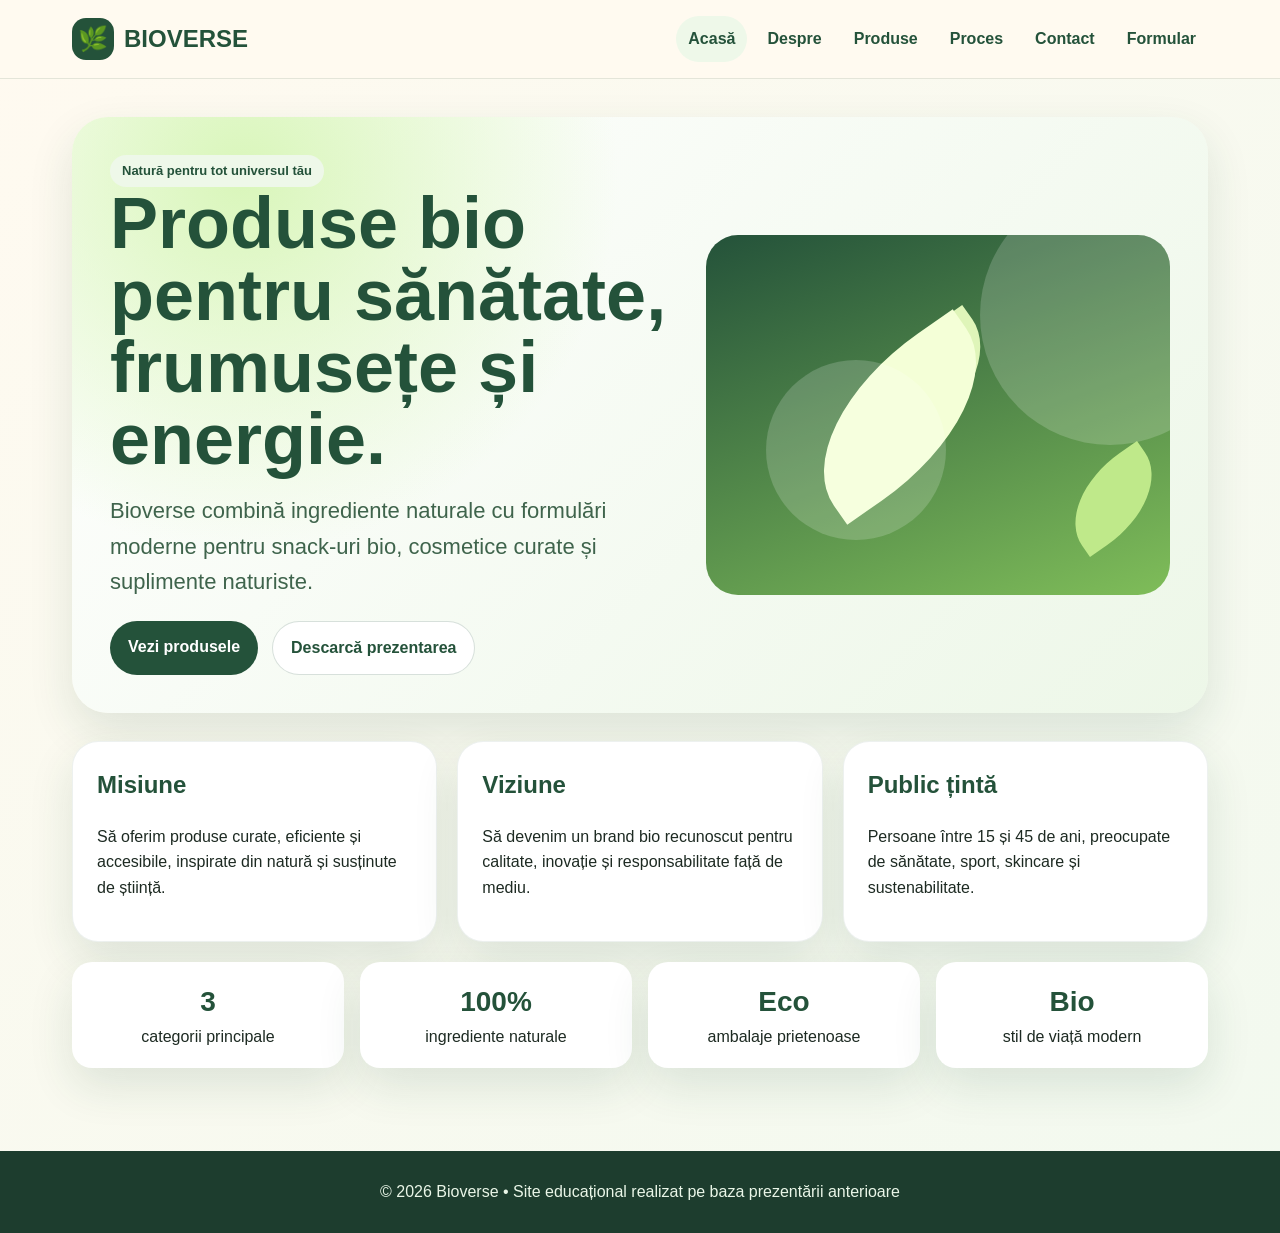
<file: index.html>
<!DOCTYPE html>
<html lang="ro">
<head>
    <meta charset="UTF-8">
    <meta name="viewport" content="width=device-width, initial-scale=1.0">
    <title>Bioverse | Acasă</title>
    <link rel="stylesheet" href="style.css">
</head>
<body>
    <header class="topbar">
        <nav class="nav">
            <a class="brand" href="index.html"><span>🌿</span>BIOVERSE</a>

            <div class="links">
                <a href="index.html">Acasă</a>
                <a href="despre.html">Despre</a>
                <a href="produse.html">Produse</a>
                <a href="proces.html">Proces</a>
                <a href="contact.html">Contact</a>
                <a href="formular.html">Formular</a>
            </div>
        </nav>
    </header>

    <main>
        <section class="hero">
            <div>
                <span class="badge">Natură pentru tot universul tău</span>
                <h1>Produse bio pentru sănătate, frumusețe și energie.</h1>
                <p class="subtitle">
                    Bioverse combină ingrediente naturale cu formulări moderne
                    pentru snack-uri bio, cosmetice curate și suplimente naturiste.
                </p>

                <div class="actions">
                    <a class="btn" href="produse.html">Vezi produsele</a>
                    <a class="btn secondary" href="BIODIVERSE.pptx">Descarcă prezentarea</a>
                </div>
            </div>

            <div class="hero-art">
                <div class="leaf one"></div>
                <div class="leaf two"></div>
                <div class="leaf three"></div>
            </div>
        </section>

        <section class="grid">
            <article class="card">
                <h2>Misiune</h2>
                <p>
                    Să oferim produse curate, eficiente și accesibile,
                    inspirate din natură și susținute de știință.
                </p>
            </article>

            <article class="card">
                <h2>Viziune</h2>
                <p>
                    Să devenim un brand bio recunoscut pentru calitate,
                    inovație și responsabilitate față de mediu.
                </p>
            </article>

            <article class="card">
                <h2>Public țintă</h2>
                <p>
                    Persoane între 15 și 45 de ani, preocupate de sănătate,
                    sport, skincare și sustenabilitate.
                </p>
            </article>
        </section>

        <section class="kpis">
            <div class="kpi">
                <strong>3</strong>
                categorii principale
            </div>

            <div class="kpi">
                <strong>100%</strong>
                ingrediente naturale
            </div>

            <div class="kpi">
                <strong>Eco</strong>
                ambalaje prietenoase
            </div>

            <div class="kpi">
                <strong>Bio</strong>
                stil de viață modern
            </div>
        </section>
    </main>

    <footer class="footer">
        © 2026 Bioverse • Site educațional realizat pe baza prezentării anterioare
    </footer>

    <script src="script.js"></script>
</body>
</html>
</file>
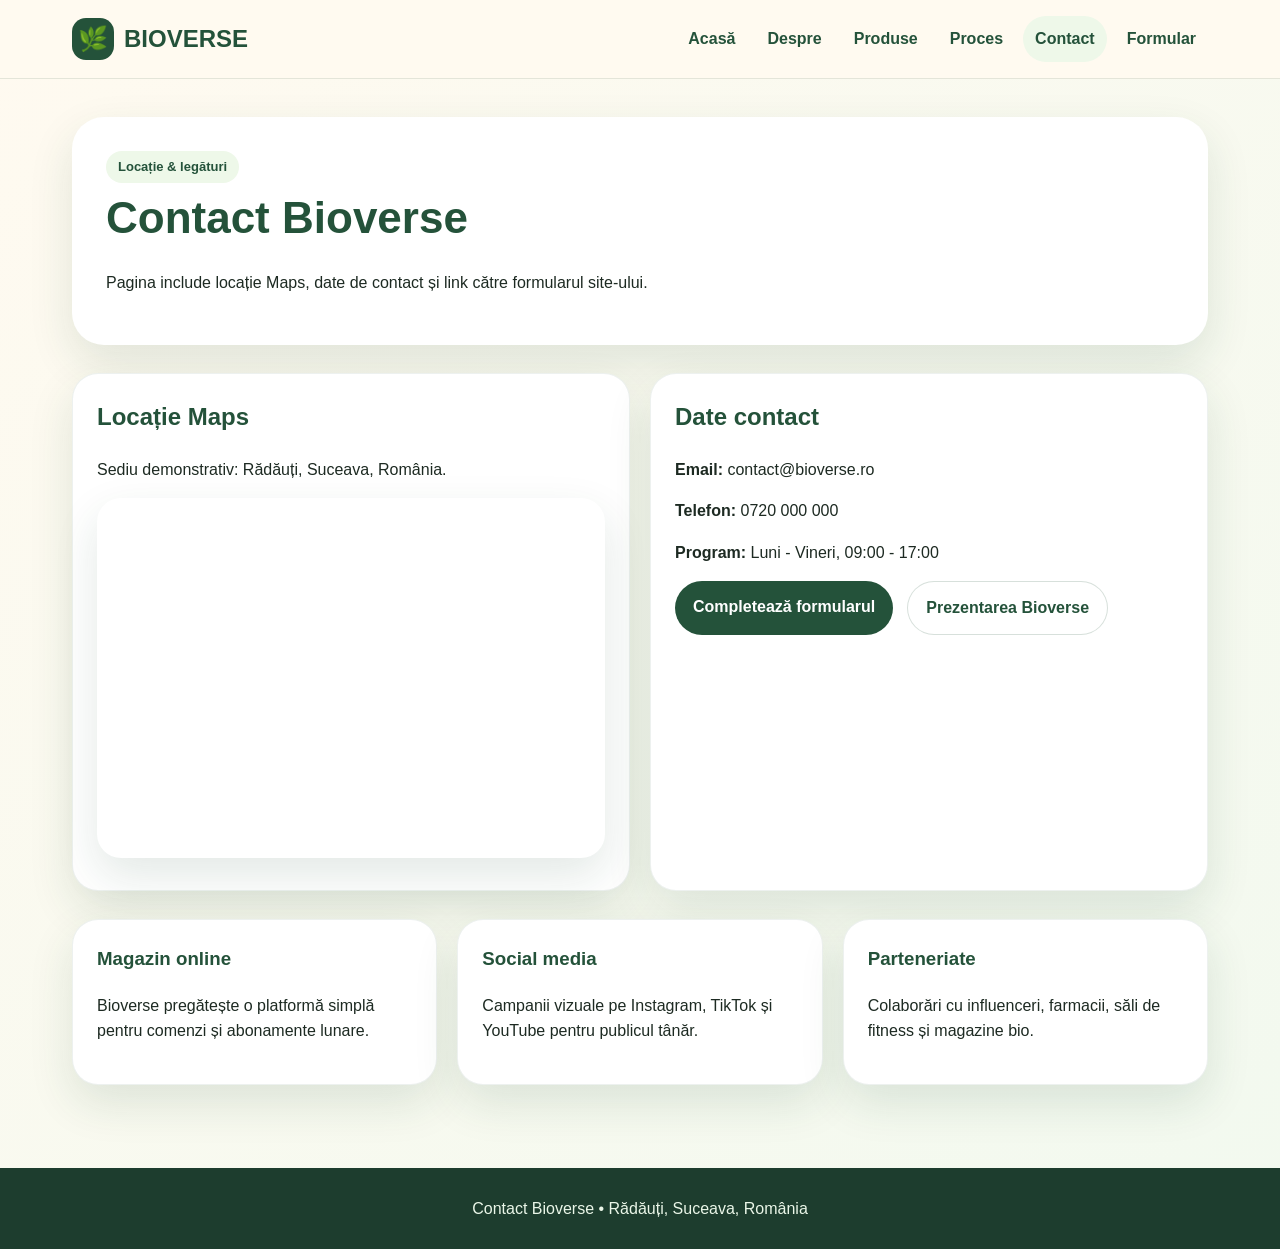
<file: contact.html>
<!DOCTYPE html>
<html lang="ro">
<head>
    <meta charset="UTF-8">
    <meta name="viewport" content="width=device-width, initial-scale=1.0">
    <title>Bioverse | Contact</title>
    <link rel="stylesheet" href="style.css">
</head>
<body>
    <header class="topbar">
        <nav class="nav">
            <a class="brand" href="index.html"><span>🌿</span>BIOVERSE</a>

            <div class="links">
                <a href="index.html">Acasă</a>
                <a href="despre.html">Despre</a>
                <a href="produse.html">Produse</a>
                <a href="proces.html">Proces</a>
                <a href="contact.html">Contact</a>
                <a href="formular.html">Formular</a>
            </div>
        </nav>
    </header>

    <main>
        <section class="page-title">
            <span class="badge">Locație & legături</span>
            <h1>Contact Bioverse</h1>
            <p>
                Pagina include locație Maps, date de contact și link către formularul site-ului.
            </p>
        </section>

        <section class="grid two">
            <article class="card">
                <h2>Locație Maps</h2>
                <p>Sediu demonstrativ: Rădăuți, Suceava, România.</p>

                <iframe
                    class="map"
                    src="https://www.google.com/maps?q=Radauti%2C%20Suceava%2C%20Romania&output=embed"
                    loading="lazy">
                </iframe>
            </article>

            <article class="card">
                <h2>Date contact</h2>
                <p><strong>Email:</strong> contact@bioverse.ro</p>
                <p><strong>Telefon:</strong> 0720 000 000</p>
                <p><strong>Program:</strong> Luni - Vineri, 09:00 - 17:00</p>

                <div class="actions">
                    <a class="btn" href="formular.html">Completează formularul</a>
                    <a class="btn secondary" href="BIODIVERSE.pptx">Prezentarea Bioverse</a>
                </div>
            </article>
        </section>

        <section class="grid">
            <article class="card">
                <h3>Magazin online</h3>
                <p>Bioverse pregătește o platformă simplă pentru comenzi și abonamente lunare.</p>
            </article>

            <article class="card">
                <h3>Social media</h3>
                <p>Campanii vizuale pe Instagram, TikTok și YouTube pentru publicul tânăr.</p>
            </article>

            <article class="card">
                <h3>Parteneriate</h3>
                <p>Colaborări cu influenceri, farmacii, săli de fitness și magazine bio.</p>
            </article>
        </section>
    </main>

    <footer class="footer">
        Contact Bioverse • Rădăuți, Suceava, România
    </footer>

    <script src="script.js"></script>
</body>
</html>
</file>
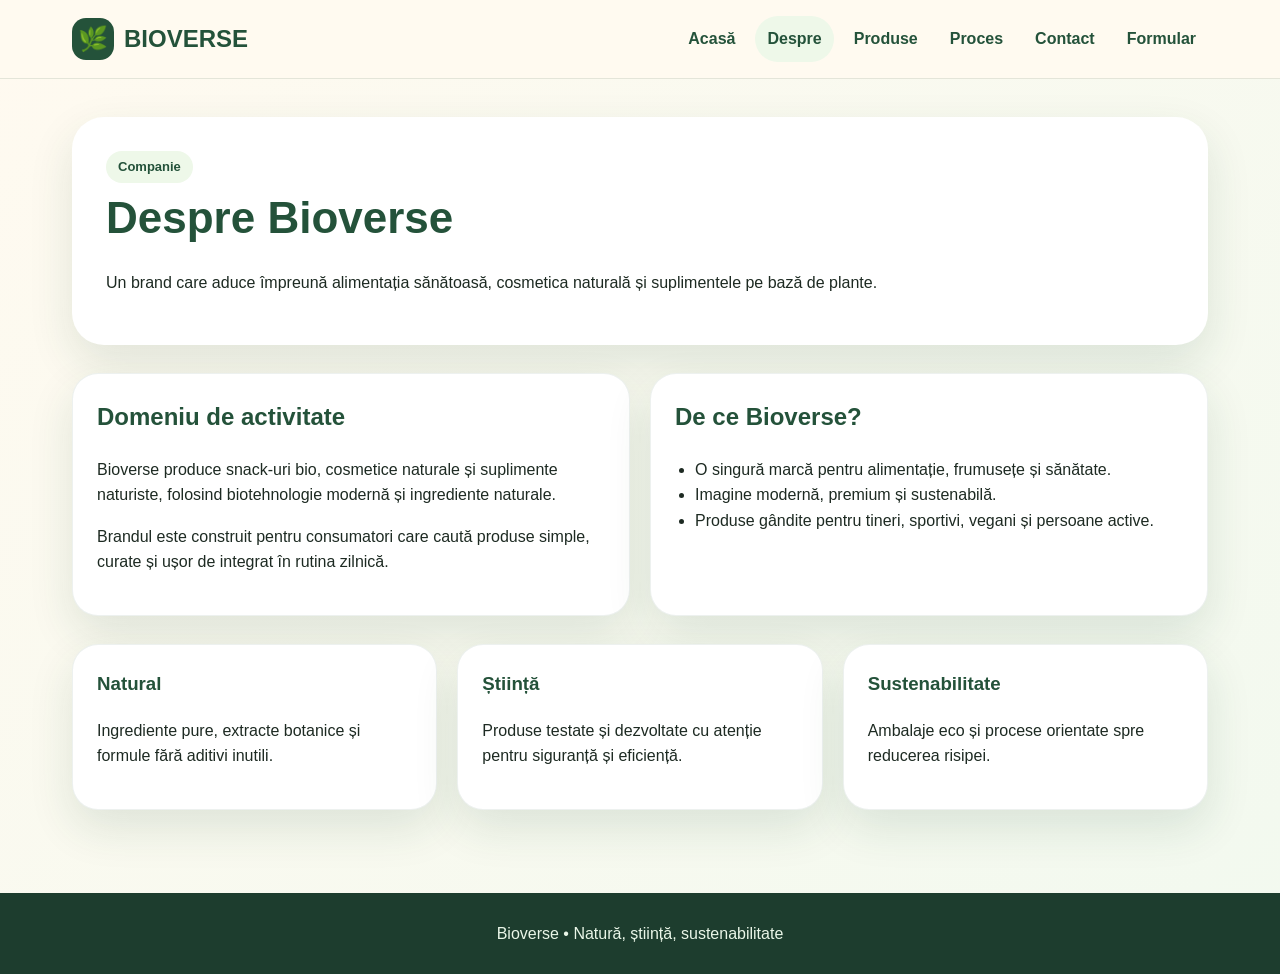
<file: despre.html>
<!DOCTYPE html>
<html lang="ro">
<head>
    <meta charset="UTF-8">
    <meta name="viewport" content="width=device-width, initial-scale=1.0">
    <title>Bioverse | Despre</title>
    <link rel="stylesheet" href="style.css">
</head>
<body>
    <header class="topbar">
        <nav class="nav">
            <a class="brand" href="index.html"><span>🌿</span>BIOVERSE</a>

            <div class="links">
                <a href="index.html">Acasă</a>
                <a href="despre.html">Despre</a>
                <a href="produse.html">Produse</a>
                <a href="proces.html">Proces</a>
                <a href="contact.html">Contact</a>
                <a href="formular.html">Formular</a>
            </div>
        </nav>
    </header>

    <main>
        <section class="page-title">
            <span class="badge">Companie</span>
            <h1>Despre Bioverse</h1>
            <p>
                Un brand care aduce împreună alimentația sănătoasă,
                cosmetica naturală și suplimentele pe bază de plante.
            </p>
        </section>

        <section class="grid two">
            <article class="card">
                <h2>Domeniu de activitate</h2>
                <p>
                    Bioverse produce snack-uri bio, cosmetice naturale și
                    suplimente naturiste, folosind biotehnologie modernă și
                    ingrediente naturale.
                </p>
                <p>
                    Brandul este construit pentru consumatori care caută produse
                    simple, curate și ușor de integrat în rutina zilnică.
                </p>
            </article>

            <article class="card">
                <h2>De ce Bioverse?</h2>
                <ul class="list">
                    <li>O singură marcă pentru alimentație, frumusețe și sănătate.</li>
                    <li>Imagine modernă, premium și sustenabilă.</li>
                    <li>Produse gândite pentru tineri, sportivi, vegani și persoane active.</li>
                </ul>
            </article>
        </section>

        <section class="grid">
            <article class="card">
                <h3>Natural</h3>
                <p>Ingrediente pure, extracte botanice și formule fără aditivi inutili.</p>
            </article>

            <article class="card">
                <h3>Știință</h3>
                <p>Produse testate și dezvoltate cu atenție pentru siguranță și eficiență.</p>
            </article>

            <article class="card">
                <h3>Sustenabilitate</h3>
                <p>Ambalaje eco și procese orientate spre reducerea risipei.</p>
            </article>
        </section>
    </main>

    <footer class="footer">
        Bioverse • Natură, știință, sustenabilitate
    </footer>

    <script src="script.js"></script>
</body>
</html>
</file>
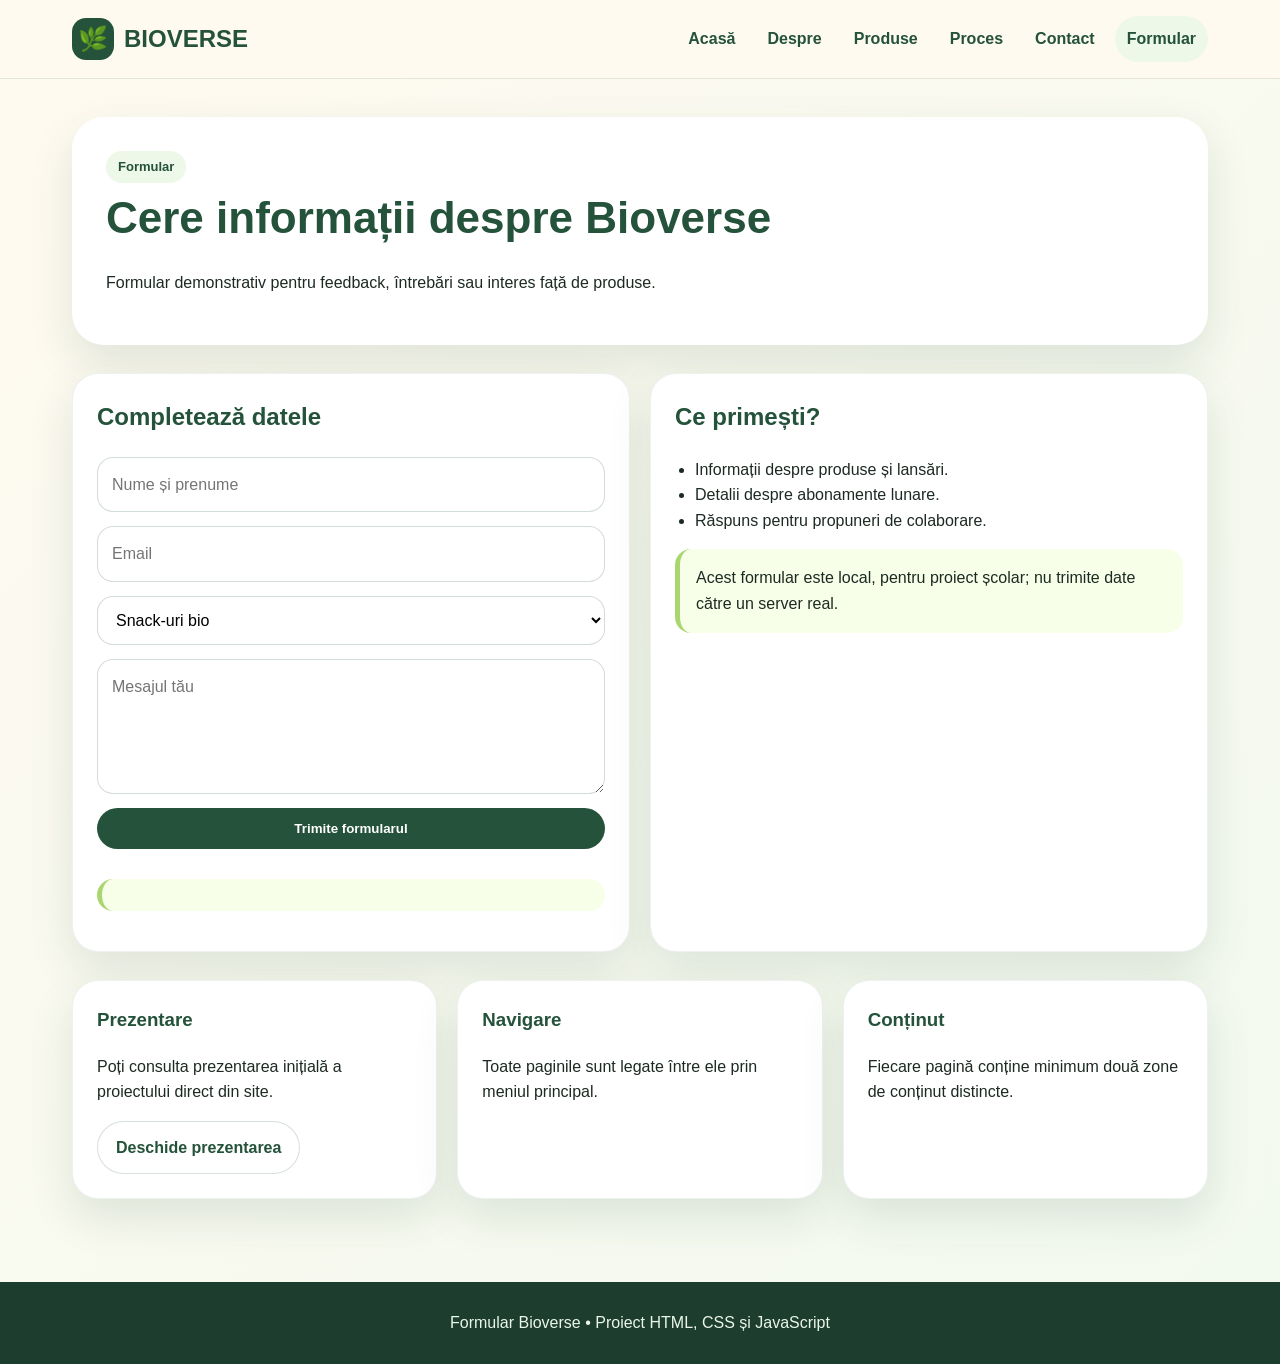
<file: formular.html>
<!DOCTYPE html>
<html lang="ro">
<head>
    <meta charset="UTF-8">
    <meta name="viewport" content="width=device-width, initial-scale=1.0">
    <title>Bioverse | Formular</title>
    <link rel="stylesheet" href="style.css">
</head>
<body>
    <header class="topbar">
        <nav class="nav">
            <a class="brand" href="index.html"><span>🌿</span>BIOVERSE</a>

            <div class="links">
                <a href="index.html">Acasă</a>
                <a href="despre.html">Despre</a>
                <a href="produse.html">Produse</a>
                <a href="proces.html">Proces</a>
                <a href="contact.html">Contact</a>
                <a href="formular.html">Formular</a>
            </div>
        </nav>
    </header>

    <main>
        <section class="page-title">
            <span class="badge">Formular</span>
            <h1>Cere informații despre Bioverse</h1>
            <p>
                Formular demonstrativ pentru feedback, întrebări
                sau interes față de produse.
            </p>
        </section>

        <section class="grid two">
            <article class="card">
                <h2>Completează datele</h2>

                <form data-demo>
                    <input type="text" name="nume" placeholder="Nume și prenume" required>
                    <input type="email" name="email" placeholder="Email" required>

                    <select name="interes">
                        <option>Snack-uri bio</option>
                        <option>Cosmetice naturale</option>
                        <option>Suplimente naturiste</option>
                        <option>Colaborare / parteneriat</option>
                    </select>

                    <textarea name="mesaj" placeholder="Mesajul tău"></textarea>

                    <button class="btn" type="submit">Trimite formularul</button>
                    <p id="msg" class="notice" aria-live="polite"></p>
                </form>
            </article>

            <article class="card">
                <h2>Ce primești?</h2>

                <ul class="list">
                    <li>Informații despre produse și lansări.</li>
                    <li>Detalii despre abonamente lunare.</li>
                    <li>Răspuns pentru propuneri de colaborare.</li>
                </ul>

                <p class="notice">
                    Acest formular este local, pentru proiect școlar;
                    nu trimite date către un server real.
                </p>
            </article>
        </section>

        <section class="grid">
            <article class="card">
                <h3>Prezentare</h3>
                <p>Poți consulta prezentarea inițială a proiectului direct din site.</p>
                <a class="btn secondary" href="BIODIVERSE.pptx">Deschide prezentarea</a>
            </article>

            <article class="card">
                <h3>Navigare</h3>
                <p>Toate paginile sunt legate între ele prin meniul principal.</p>
            </article>

            <article class="card">
                <h3>Conținut</h3>
                <p>Fiecare pagină conține minimum două zone de conținut distincte.</p>
            </article>
        </section>
    </main>

    <footer class="footer">
        Formular Bioverse • Proiect HTML, CSS și JavaScript
    </footer>

    <script src="script.js"></script>
</body>
</html>
</file>
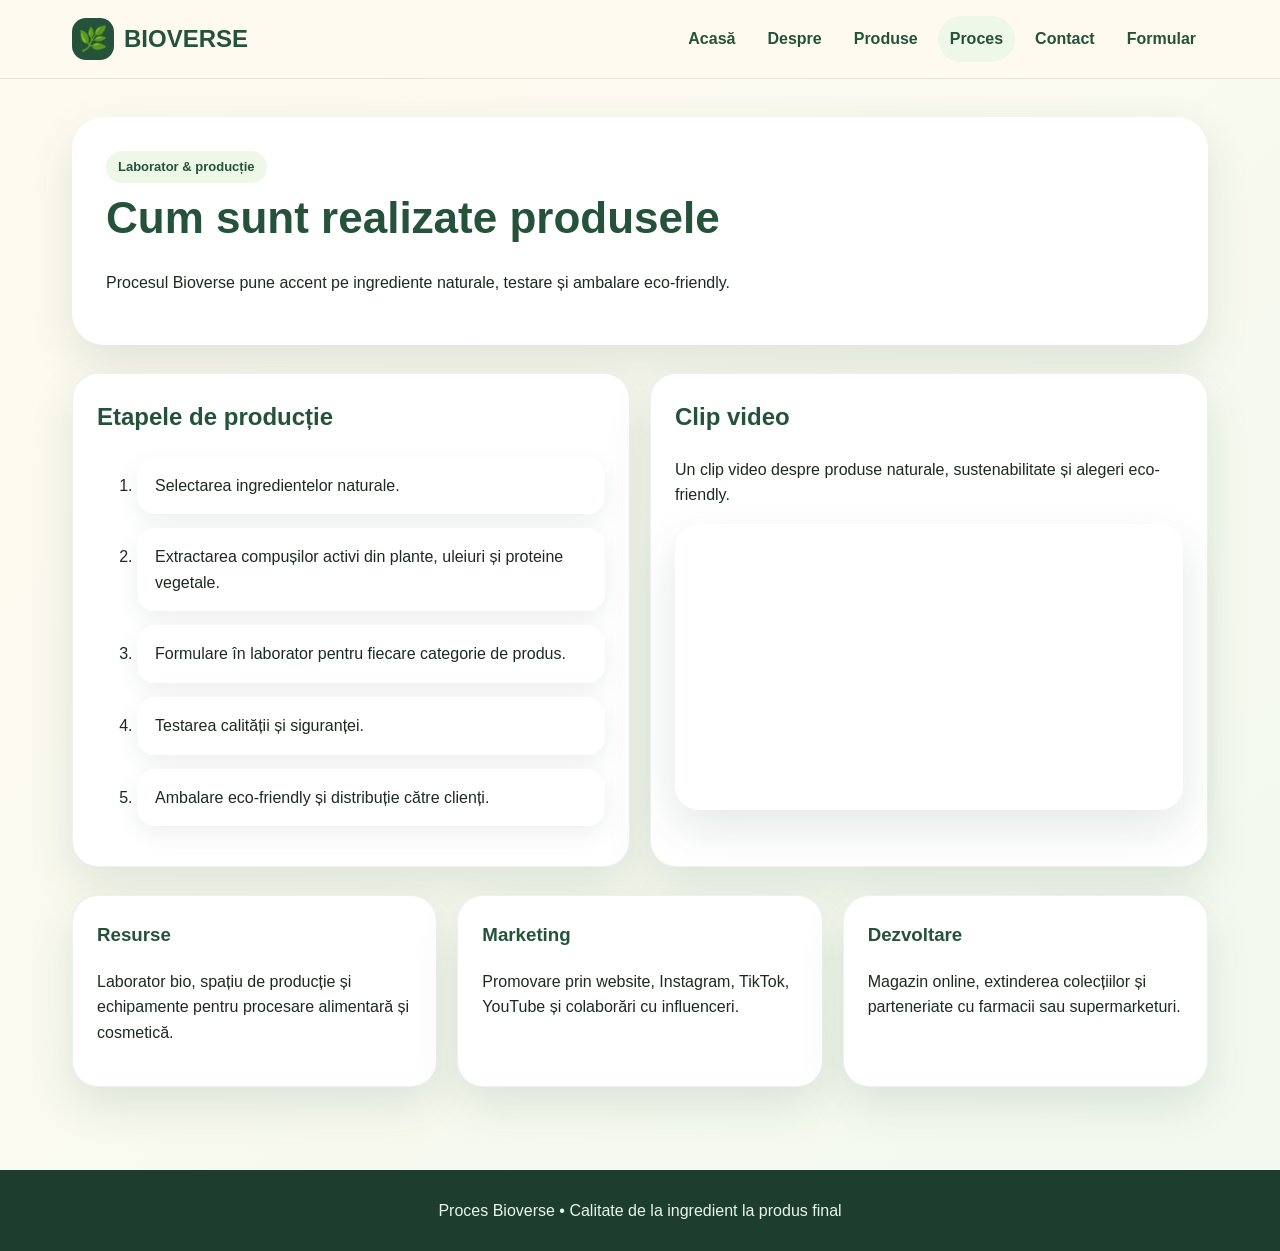
<file: proces.html>
<!DOCTYPE html>
<html lang="ro">
<head>
    <meta charset="UTF-8">
    <meta name="viewport" content="width=device-width, initial-scale=1.0">
    <title>Bioverse | Proces</title>
    <link rel="stylesheet" href="style.css">
</head>
<body>
    <header class="topbar">
        <nav class="nav">
            <a class="brand" href="index.html"><span>🌿</span>BIOVERSE</a>

            <div class="links">
                <a href="index.html">Acasă</a>
                <a href="despre.html">Despre</a>
                <a href="produse.html">Produse</a>
                <a href="proces.html">Proces</a>
                <a href="contact.html">Contact</a>
                <a href="formular.html">Formular</a>
            </div>
        </nav>
    </header>

    <main>
        <section class="page-title">
            <span class="badge">Laborator & producție</span>
            <h1>Cum sunt realizate produsele</h1>
            <p>
                Procesul Bioverse pune accent pe ingrediente naturale,
                testare și ambalare eco-friendly.
            </p>
        </section>

        <section class="grid two">
            <article class="card">
                <h2>Etapele de producție</h2>

                <ol class="timeline">
                    <li>Selectarea ingredientelor naturale.</li>
                    <li>Extractarea compușilor activi din plante, uleiuri și proteine vegetale.</li>
                    <li>Formulare în laborator pentru fiecare categorie de produs.</li>
                    <li>Testarea calității și siguranței.</li>
                    <li>Ambalare eco-friendly și distribuție către clienți.</li>
                </ol>
            </article>

            <article class="card">
                <h2>Clip video</h2>
                <p>
                    Un clip video despre produse naturale,
                    sustenabilitate și alegeri eco-friendly.
                </p>

                <iframe
                    class="embed"
                    src="https://www.youtube.com/embed/bdgtktVnxEE"
                    title="Natural and organic ingredients in cosmetics"
                    allowfullscreen>
                </iframe>
            </article>
        </section>

        <section class="grid">
            <article class="card">
                <h3>Resurse</h3>
                <p>Laborator bio, spațiu de producție și echipamente pentru procesare alimentară și cosmetică.</p>
            </article>

            <article class="card">
                <h3>Marketing</h3>
                <p>Promovare prin website, Instagram, TikTok, YouTube și colaborări cu influenceri.</p>
            </article>

            <article class="card">
                <h3>Dezvoltare</h3>
                <p>Magazin online, extinderea colecțiilor și parteneriate cu farmacii sau supermarketuri.</p>
            </article>
        </section>
    </main>

    <footer class="footer">
        Proces Bioverse • Calitate de la ingredient la produs final
    </footer>

    <script src="script.js"></script>
</body>
</html>
</file>
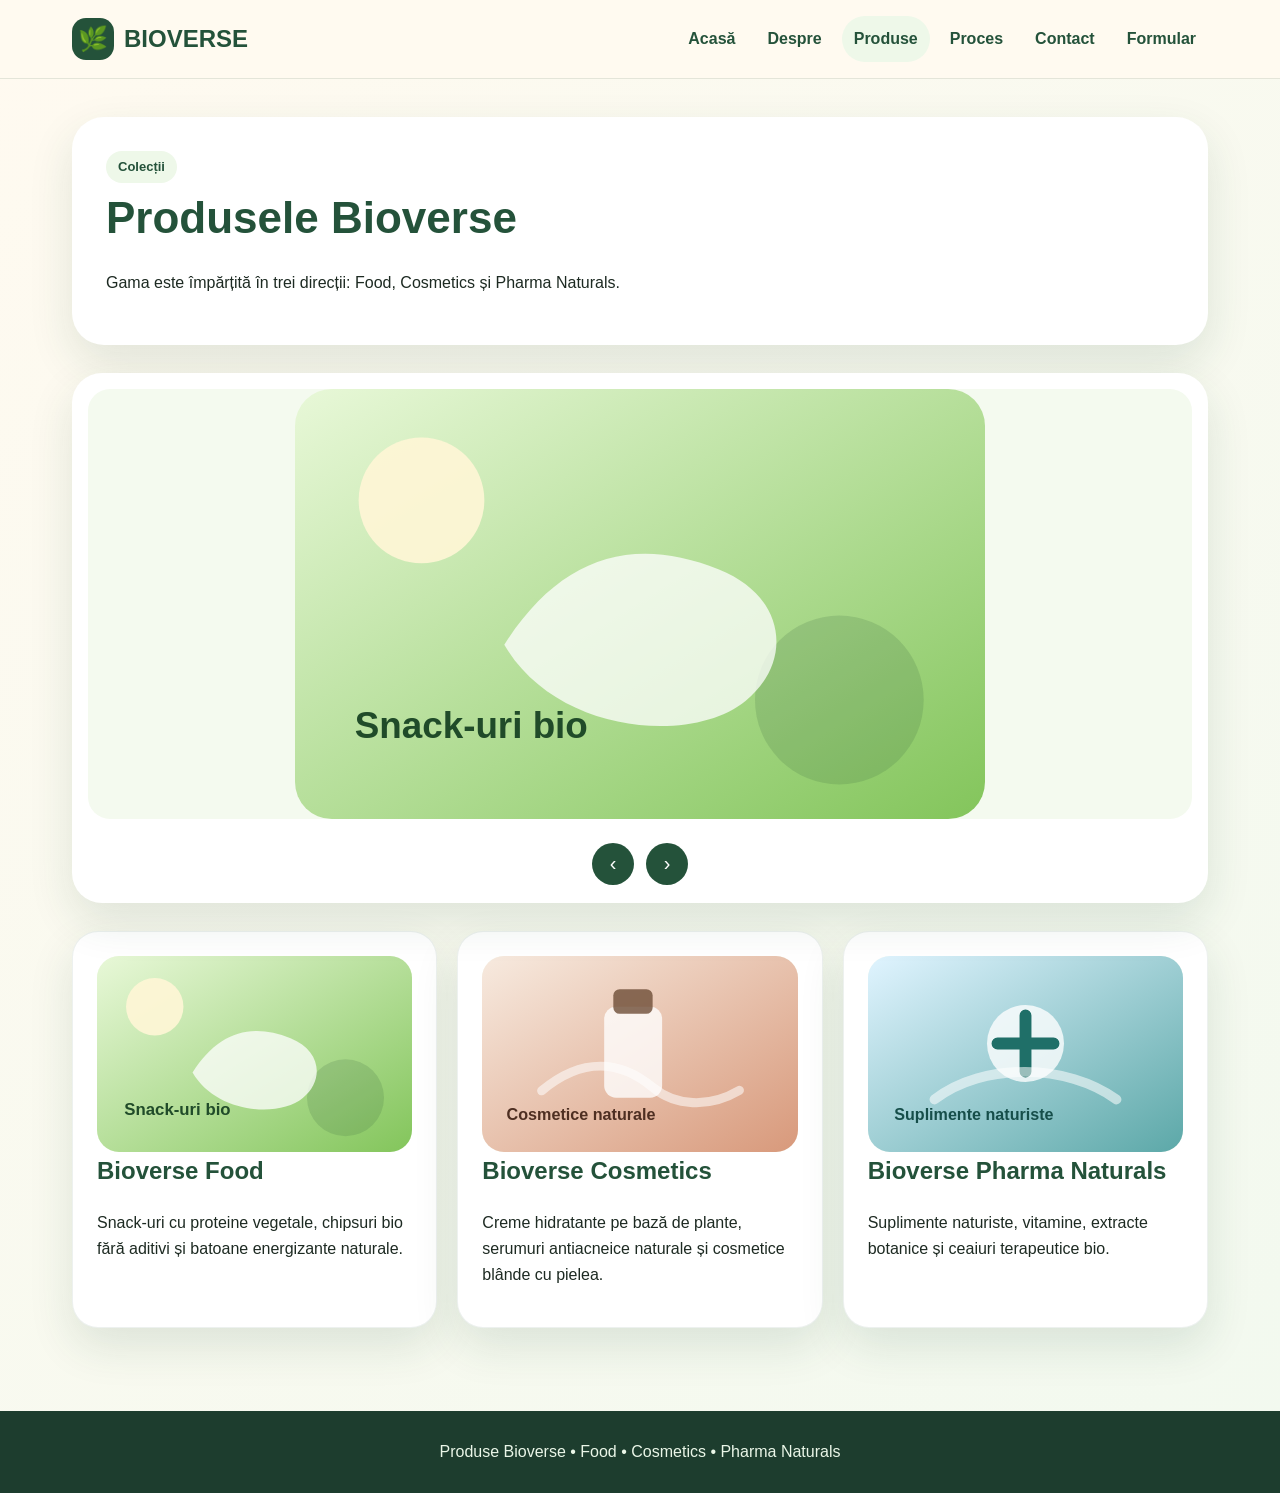
<file: produse.html>
<!DOCTYPE html>
<html lang="ro">
<head>
    <meta charset="UTF-8">
    <meta name="viewport" content="width=device-width, initial-scale=1.0">
    <title>Bioverse | Produse</title>
    <link rel="stylesheet" href="style.css">
</head>
<body>
    <header class="topbar">
        <nav class="nav">
            <a class="brand" href="index.html"><span>🌿</span>BIOVERSE</a>

            <div class="links">
                <a href="index.html">Acasă</a>
                <a href="despre.html">Despre</a>
                <a href="produse.html">Produse</a>
                <a href="proces.html">Proces</a>
                <a href="contact.html">Contact</a>
                <a href="formular.html">Formular</a>
            </div>
        </nav>
    </header>

    <main>
        <section class="page-title">
            <span class="badge">Colecții</span>
            <h1>Produsele Bioverse</h1>
            <p>
                Gama este împărțită în trei direcții:
                Food, Cosmetics și Pharma Naturals.
            </p>
        </section>

        <section class="carousel" aria-label="Carusel imagini produse">
            <div class="slides">
                <div class="slide">
                    <img src="assets/img/food.svg" alt="Snack-uri bio">
                </div>

                <div class="slide">
                    <img src="assets/img/cosmetics.svg" alt="Cosmetice naturale">
                </div>

                <div class="slide">
                    <img src="assets/img/pharma.svg" alt="Suplimente naturiste">
                </div>

                <div class="slide">
                    <img src="assets/img/lab.svg" alt="Laborator bio">
                </div>
            </div>

            <div class="carousel-controls">
                <button class="prev" aria-label="Imaginea precedentă">‹</button>
                <button class="next" aria-label="Imaginea următoare">›</button>
            </div>
        </section>

        <section class="grid">
            <article class="card">
                <img class="product-img" src="assets/img/food.svg" alt="Bioverse Food">
                <h2>Bioverse Food</h2>
                <p>
                    Snack-uri cu proteine vegetale, chipsuri bio fără aditivi
                    și batoane energizante naturale.
                </p>
            </article>

            <article class="card">
                <img class="product-img" src="assets/img/cosmetics.svg" alt="Bioverse Cosmetics">
                <h2>Bioverse Cosmetics</h2>
                <p>
                    Creme hidratante pe bază de plante, serumuri antiacneice
                    naturale și cosmetice blânde cu pielea.
                </p>
            </article>

            <article class="card">
                <img class="product-img" src="assets/img/pharma.svg" alt="Bioverse Pharma Naturals">
                <h2>Bioverse Pharma Naturals</h2>
                <p>
                    Suplimente naturiste, vitamine, extracte botanice
                    și ceaiuri terapeutice bio.
                </p>
            </article>
        </section>
    </main>

    <footer class="footer">
        Produse Bioverse • Food • Cosmetics • Pharma Naturals
    </footer>

    <script src="script.js"></script>
</body>
</html>
</file>
<file: style.css>
:root {
    --green: #24523a;
    --lime: #a9d66f;
    --mint: #eef8e9;
    --cream: #fffaf0;
    --ink: #1d2a22;
    --muted: #66736b;
    --card: #ffffff;
    --shadow: 0 18px 45px rgba(24, 70, 48, 0.12);
    --radius: 26px;
}

* {
    box-sizing: border-box;
}

html {
    min-height: 100%;
}

body {
    min-height: 100vh;
    margin: 0;
    display: flex;
    flex-direction: column;
    font-family: Arial, Helvetica, sans-serif;
    color: var(--ink);
    background: linear-gradient(135deg, var(--cream), #f2f9ef);
    line-height: 1.6;
}

.topbar {
    position: sticky;
    top: 0;
    z-index: 10;
    background: rgba(255, 250, 240, 0.92);
    backdrop-filter: blur(14px);
    border-bottom: 1px solid rgba(36, 82, 58, 0.12);
}

.nav {
    max-width: 1180px;
    margin: auto;
    display: flex;
    align-items: center;
    justify-content: space-between;
    padding: 16px 22px;
}

.brand {
    display: flex;
    align-items: center;
    gap: 10px;
    text-decoration: none;
    color: var(--green);
    font-weight: 800;
    font-size: 24px;
}

.brand span {
    display: grid;
    place-items: center;
    width: 42px;
    height: 42px;
    border-radius: 14px;
    background: var(--green);
    color: white;
}

.links {
    display: flex;
    flex-wrap: wrap;
    gap: 8px;
}

.links a {
    color: var(--green);
    text-decoration: none;
    font-weight: 700;
    padding: 10px 12px;
    border-radius: 999px;
}

.links a:hover,
.links a.active {
    background: var(--mint);
}

main {
    width: 100%;
    max-width: 1180px;
    margin: auto;
    padding: 38px 22px;
    flex: 1;
}

.hero {
    display: grid;
    grid-template-columns: 1.1fr 0.9fr;
    gap: 28px;
    align-items: center;
    padding: 38px;
    border-radius: 36px;
    background:
        radial-gradient(circle at 15% 10%, #d9f6ba, transparent 34%),
        linear-gradient(135deg, #ffffff, #edf7e8);
    box-shadow: var(--shadow);
}

.hero h1 {
    margin: 0 0 18px;
    color: var(--green);
    font-size: clamp(38px, 6vw, 72px);
    line-height: 1;
}

.subtitle {
    margin: 0 0 22px;
    color: #3f644c;
    font-size: 22px;
}

.hero-art {
    min-height: 360px;
    border-radius: 32px;
    background: linear-gradient(160deg, #24523a, #7fbd59);
    position: relative;
    overflow: hidden;
}

.hero-art::before,
.hero-art::after {
    content: "";
    position: absolute;
    border-radius: 50%;
    background: white;
    opacity: 0.18;
}

.hero-art::before {
    width: 260px;
    height: 260px;
    right: -70px;
    top: -50px;
}

.hero-art::after {
    width: 180px;
    height: 180px;
    left: 60px;
    bottom: 55px;
}

.leaf {
    position: absolute;
    background: #dff5b9;
    border-radius: 80% 0 80% 0;
    transform: rotate(-35deg);
}

.leaf.one {
    width: 150px;
    height: 88px;
    left: 145px;
    top: 105px;
}

.leaf.two {
    width: 210px;
    height: 116px;
    right: 165px;
    bottom: 120px;
    background: #f4ffd7;
}

.leaf.three {
    width: 105px;
    height: 68px;
    left: 355px;
    top: 230px;
    background: #bfe98a;
}

.actions {
    display: flex;
    flex-wrap: wrap;
    gap: 14px;
}

.btn {
    display: inline-block;
    border: 0;
    border-radius: 999px;
    padding: 13px 18px;
    background: var(--green);
    color: white;
    text-decoration: none;
    font-weight: 800;
    cursor: pointer;
}

.btn.secondary {
    background: white;
    color: var(--green);
    border: 1px solid rgba(36, 82, 58, 0.18);
}

.grid {
    display: grid;
    grid-template-columns: repeat(3, 1fr);
    gap: 20px;
    margin-top: 28px;
}

.grid.two {
    grid-template-columns: repeat(2, 1fr);
}

.card {
    background: var(--card);
    border-radius: var(--radius);
    padding: 24px;
    box-shadow: var(--shadow);
    border: 1px solid rgba(36, 82, 58, 0.08);
}

.card h2,
.card h3 {
    color: var(--green);
    margin-top: 0;
}

.badge {
    display: inline-block;
    background: var(--mint);
    color: var(--green);
    border-radius: 999px;
    padding: 6px 12px;
    font-weight: 800;
    font-size: 13px;
}

.page-title {
    padding: 34px;
    border-radius: 32px;
    background: white;
    box-shadow: var(--shadow);
    margin-bottom: 28px;
}

.page-title h1 {
    margin: 0;
    color: var(--green);
    font-size: 44px;
}

.product-img {
    width: 100%;
    max-height: 220px;
    object-fit: contain;
    border-radius: 22px;
    display: block;
    background: #f4faef;
}

.list {
    padding-left: 20px;
}

.timeline {
    counter-reset: step;
}

.timeline li {
    margin: 14px 0;
    padding: 16px 18px;
    background: white;
    border-radius: 18px;
    box-shadow: 0 8px 24px rgba(24, 70, 48, 0.08);
}

.carousel {
    position: relative;
    overflow: hidden;
    border-radius: 30px;
    background: white;
    box-shadow: var(--shadow);
    margin-top: 28px;
}

.slides {
    display: flex;
    transition: transform 0.5s ease;
}

.slide {
    min-width: 100%;
    padding: 16px;
}

.slide img {
    width: 100%;
    height: 430px;
    object-fit: contain;
    border-radius: 22px;
    background: #f4faef;
}

.carousel-controls {
    display: flex;
    justify-content: center;
    gap: 12px;
    padding: 0 0 18px;
}

.carousel-controls button {
    border: 0;
    border-radius: 50%;
    width: 42px;
    height: 42px;
    background: var(--green);
    color: white;
    font-size: 20px;
    cursor: pointer;
}

.embed {
    width: 100%;
    aspect-ratio: 16 / 9;
    border: 0;
    border-radius: 24px;
    box-shadow: var(--shadow);
}

.map {
    width: 100%;
    height: 360px;
    border: 0;
    border-radius: 24px;
    box-shadow: var(--shadow);
}

form {
    display: grid;
    gap: 14px;
}

input,
textarea,
select {
    width: 100%;
    border: 1px solid rgba(36, 82, 58, 0.2);
    border-radius: 16px;
    padding: 14px;
    font: inherit;
    background: white;
}

textarea {
    min-height: 135px;
}

.footer {
    margin-top: 45px;
    padding: 28px 22px;
    background: #1d3d2e;
    color: #eaf6e8;
    text-align: center;
}

.footer a {
    color: #d9f6ba;
}

.notice {
    background: #f7ffe9;
    border-left: 5px solid var(--lime);
    padding: 16px;
    border-radius: 16px;
}

.kpis {
    display: grid;
    grid-template-columns: repeat(4, 1fr);
    gap: 16px;
    margin-top: 20px;
}

.kpi {
    text-align: center;
    background: white;
    border-radius: 20px;
    padding: 18px;
    box-shadow: var(--shadow);
}

.kpi strong {
    display: block;
    color: var(--green);
    font-size: 28px;
}

@media (max-width: 820px) {
    .hero,
    .grid,
    .grid.two,
    .kpis {
        grid-template-columns: 1fr;
    }

    .nav {
        align-items: flex-start;
        flex-direction: column;
        gap: 12px;
    }

    .slide img {
        height: 280px;
    }
}
</file>
